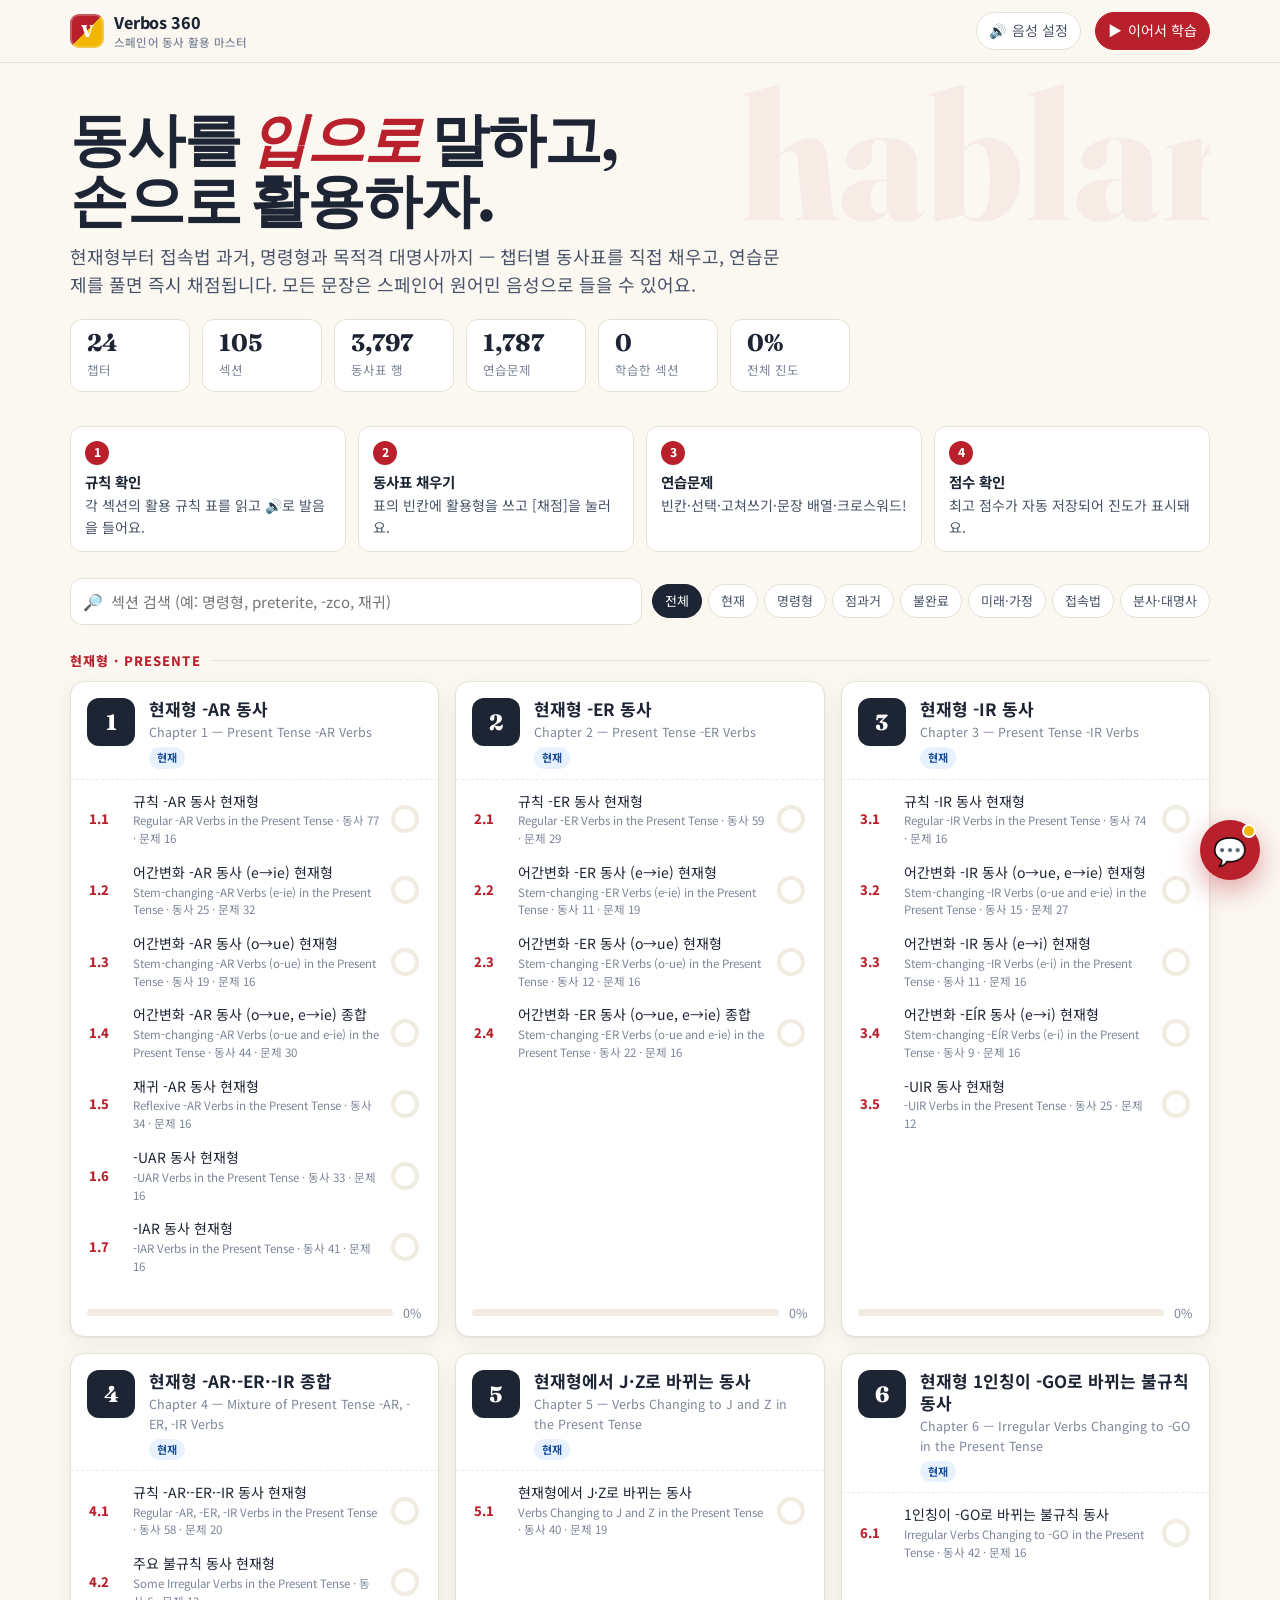
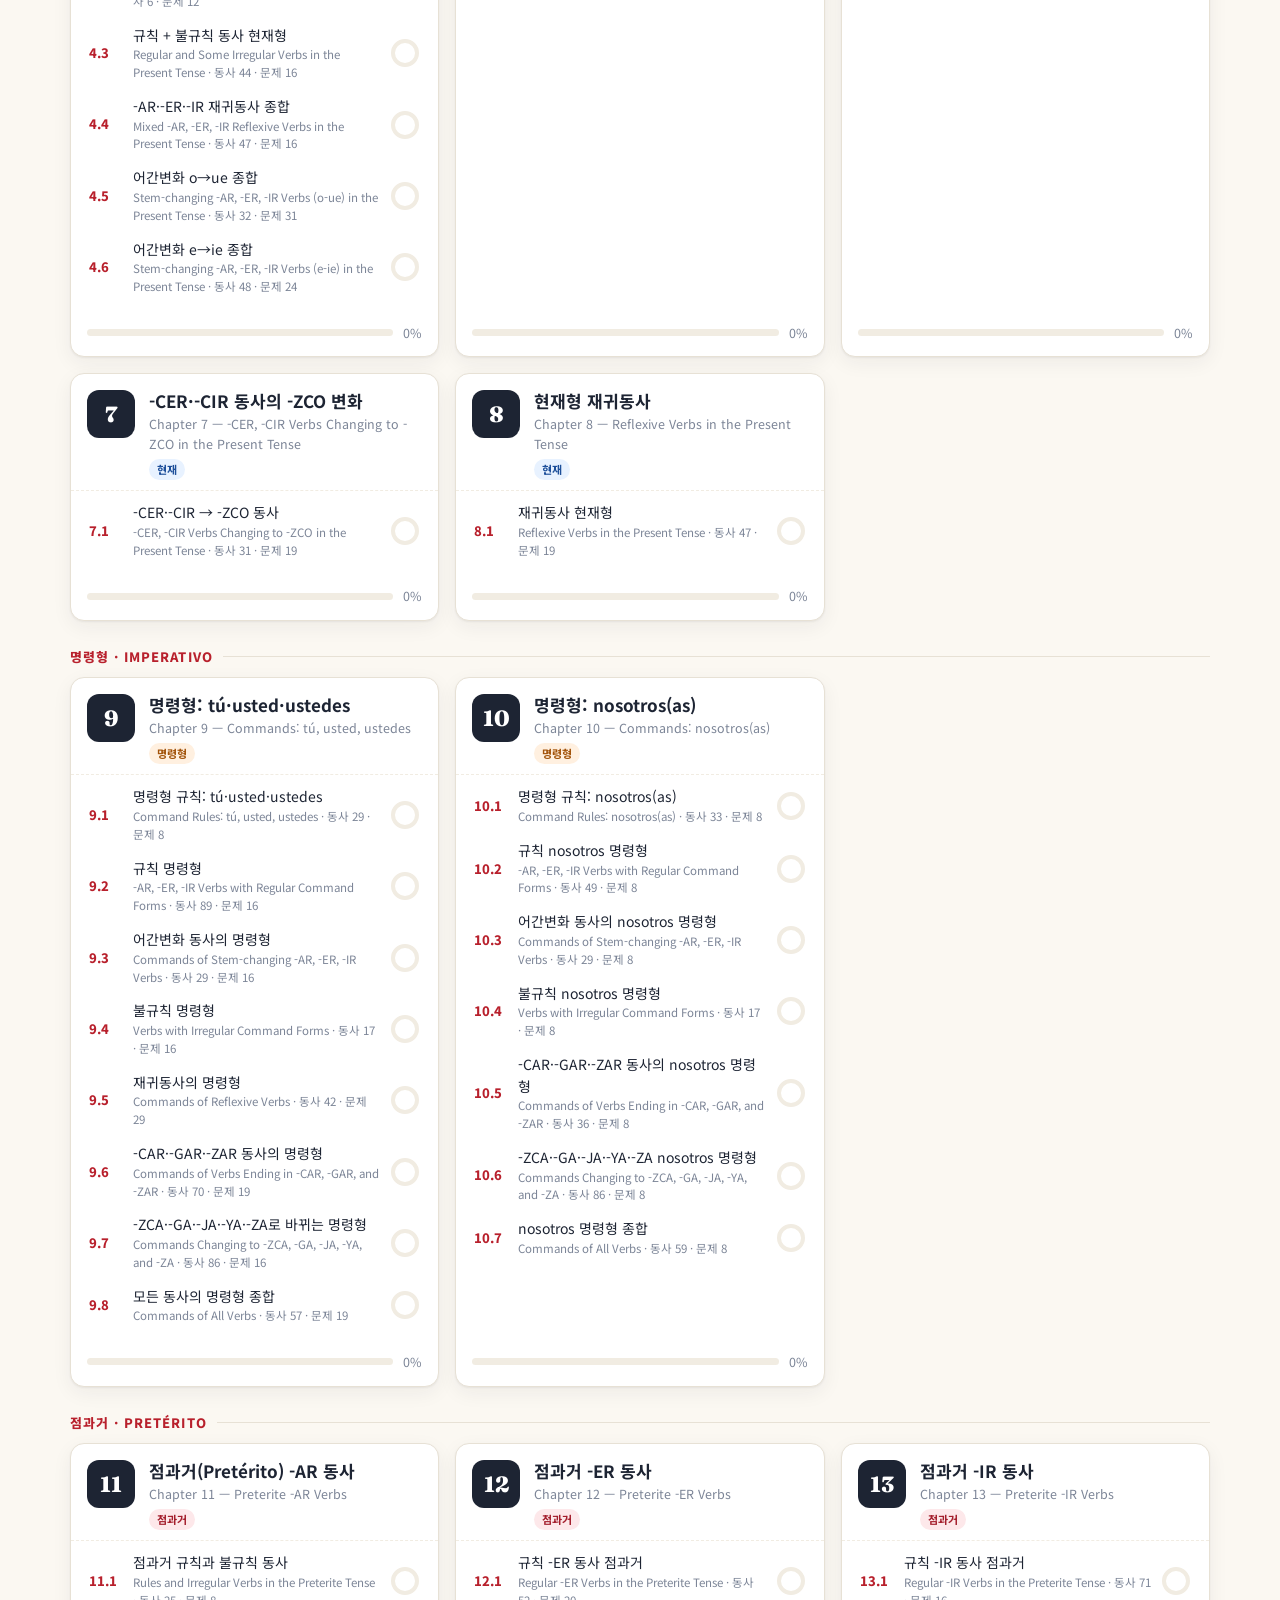
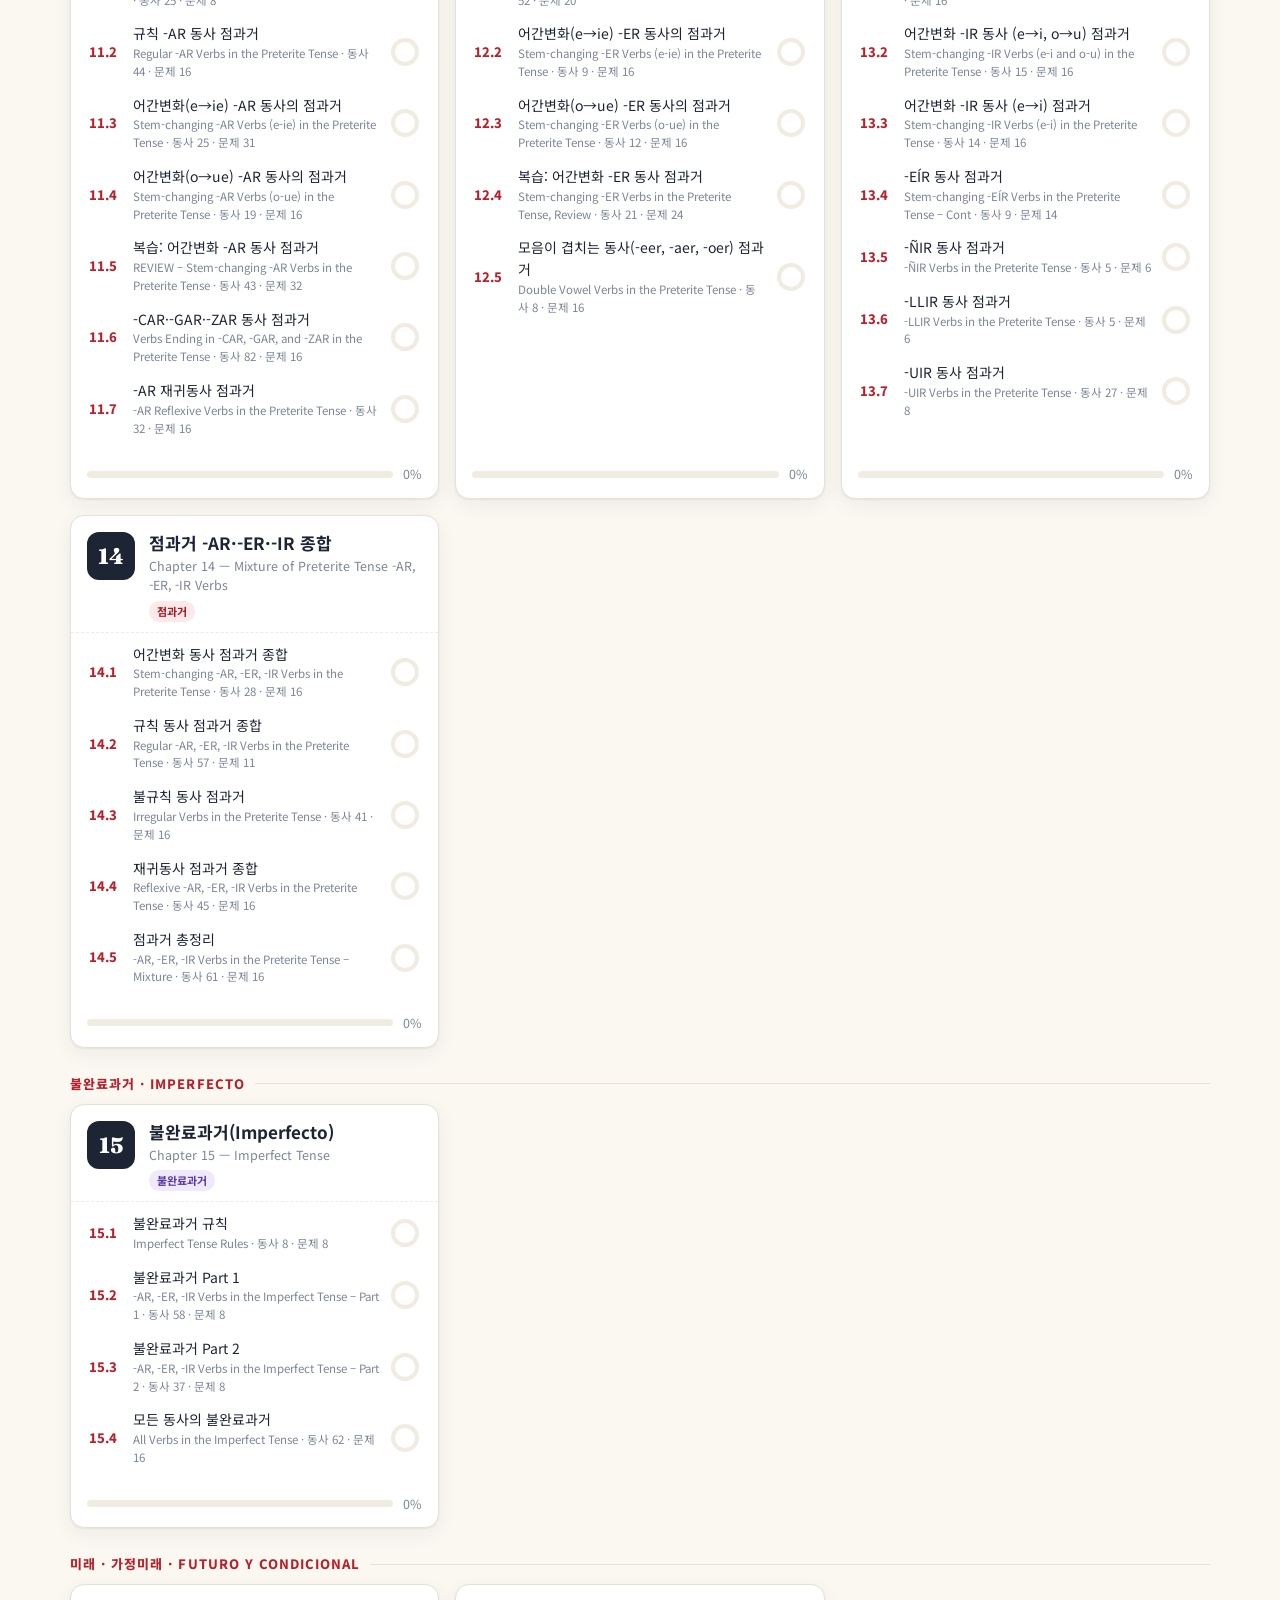
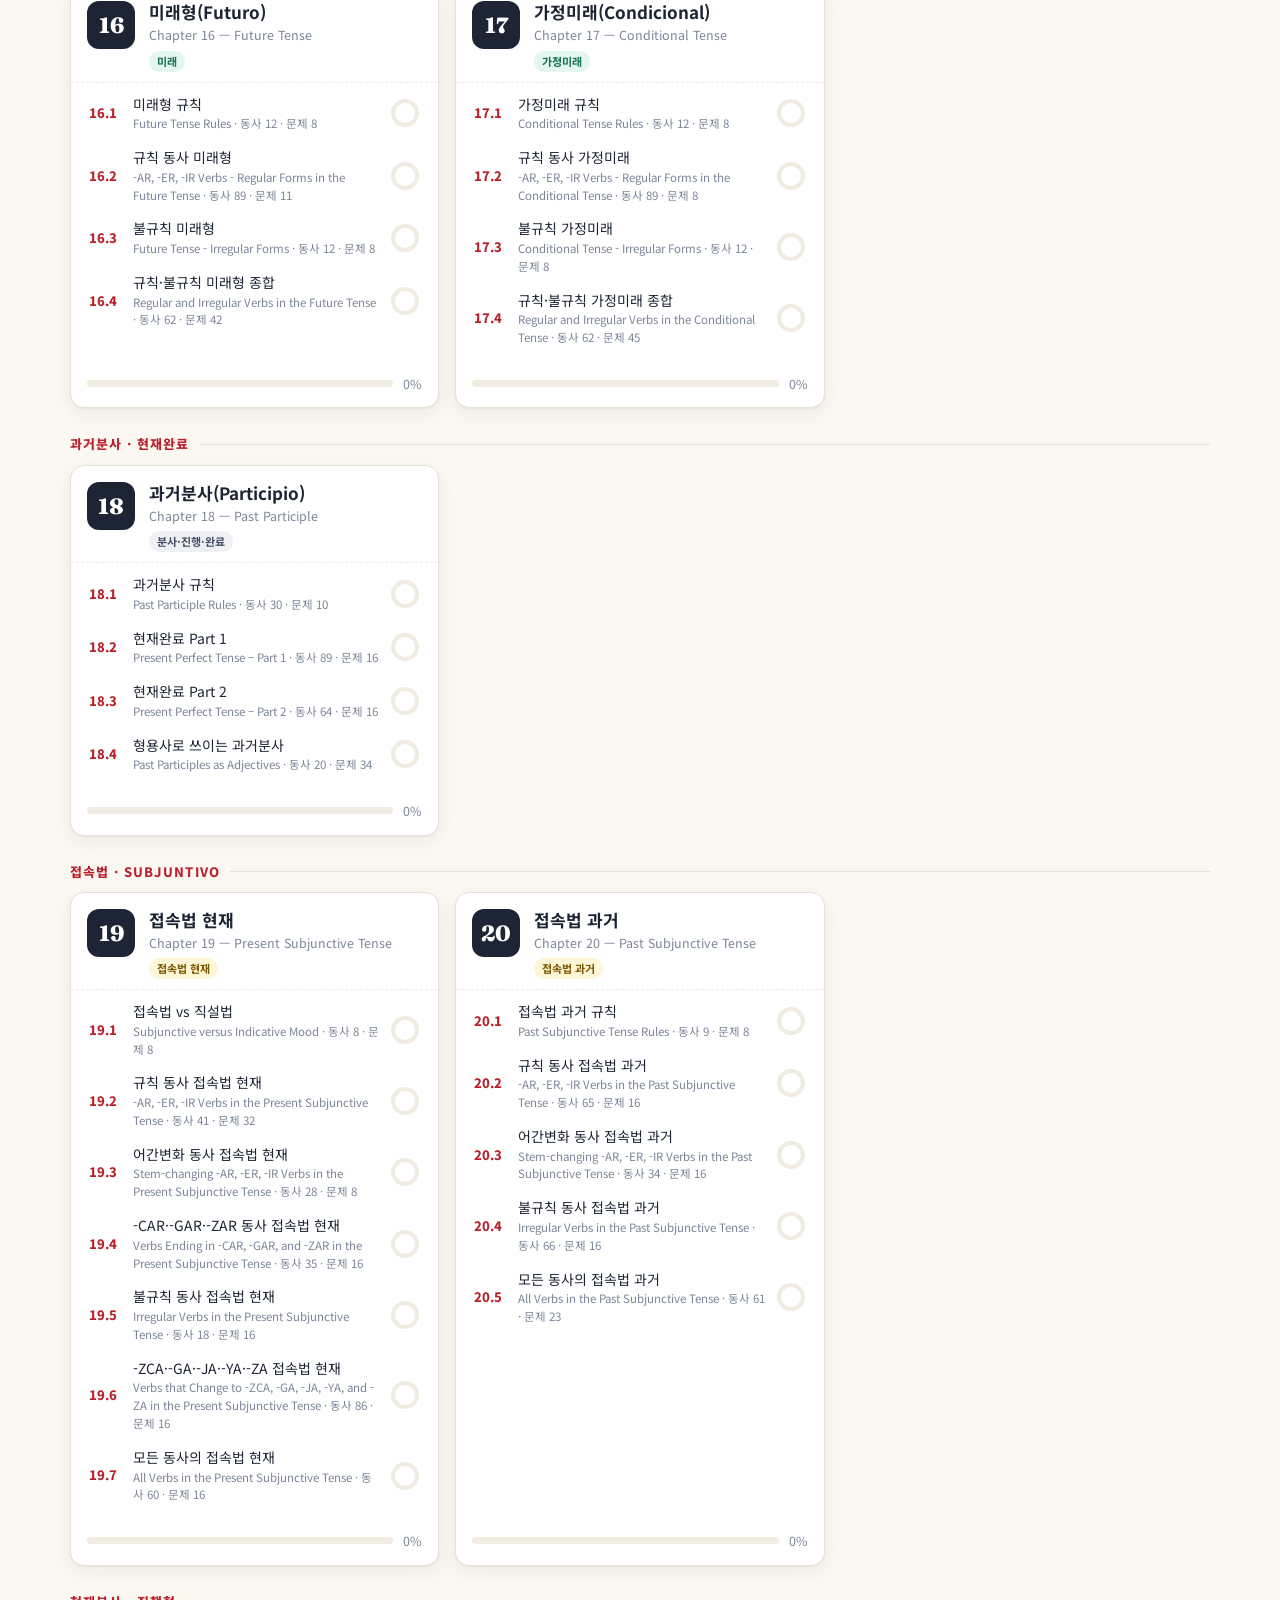
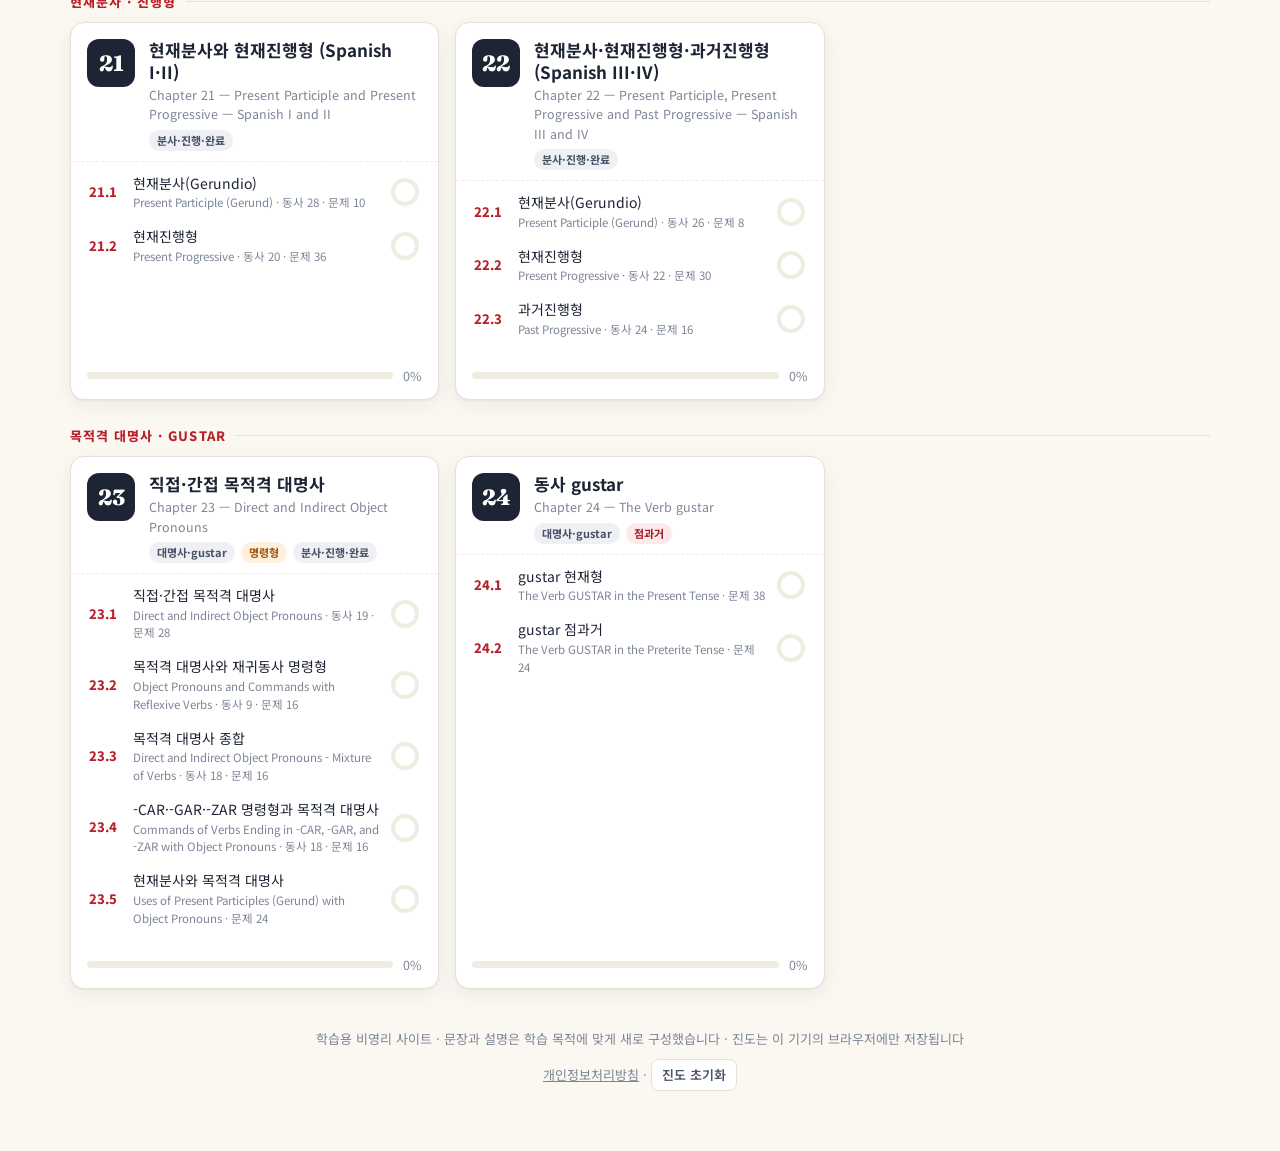
<file: index.html>
<!DOCTYPE html>
<html lang="ko">
<head>
<meta charset="utf-8">
<meta name="viewport" content="width=device-width, initial-scale=1">
<title>Verbos 360 · 스페인어 동사 활용 인터랙티브 학습</title>
<meta name="description" content="스페인어 동사 활용(현재·과거·미래·명령·접속법)을 24개 챕터, 105개 섹션의 동사표와 연습문제로 익히는 인터랙티브 학습 사이트">
<link rel="preconnect" href="https://fonts.googleapis.com">
<link rel="preconnect" href="https://fonts.gstatic.com" crossorigin>
<link href="https://fonts.googleapis.com/css2?family=Fraunces:ital,opsz,wght@0,9..144,600;0,9..144,800;1,9..144,700&family=Noto+Sans+KR:wght@400;500;700;800&display=swap" rel="stylesheet">
<link rel="icon" href="favicon.svg" type="image/svg+xml">
<link rel="manifest" href="manifest.webmanifest">
<meta name="theme-color" content="#b8202c">
<meta name="apple-mobile-web-app-capable" content="yes">
<meta name="mobile-web-app-capable" content="yes">
<meta name="apple-mobile-web-app-title" content="Verbos 360">
<meta name="apple-mobile-web-app-status-bar-style" content="default">
<link rel="apple-touch-icon" href="icons/apple-touch-icon.png">

<link rel="stylesheet" href="css/style.css">
</head>
<body>
<header class="topbar">
  <div class="wrap">
    <a class="brand" href="index.html"><span class="brand-mark">V</span><span>Verbos 360<small>스페인어 동사 활용 마스터</small></span></a>
    <span class="spacer"></span>
    <button class="tb-btn" data-voice-toggle>🔊 <span class="lbl">음성 설정</span></button>
    <a class="tb-btn primary" id="continue" href="chapter.html?ch=1">▶ <span class="lbl">이어서 학습</span></a>
  </div>
</header>

<main class="wrap">
  <section class="hero">
    <div class="hero-deco">hablar</div>
    <h1>동사를 <em>입으로</em> 말하고,<br>손으로 활용하자.</h1>
    <p class="lead">현재형부터 접속법 과거, 명령형과 목적격 대명사까지 — 챕터별 동사표를 직접 채우고, 연습문제를 풀면 즉시 채점됩니다. 모든 문장은 스페인어 원어민 음성으로 들을 수 있어요.</p>
    <div class="hero-stats" id="stats"></div>
  </section>

  <div class="howto">
    <div><i>1</i><b>규칙 확인</b>각 섹션의 활용 규칙 표를 읽고 🔊로 발음을 들어요.</div>
    <div><i>2</i><b>동사표 채우기</b>표의 빈칸에 활용형을 쓰고 [채점]을 눌러요.</div>
    <div><i>3</i><b>연습문제</b>빈칸·선택·고쳐쓰기·문장 배열·크로스워드!</div>
    <div><i>4</i><b>점수 확인</b>최고 점수가 자동 저장되어 진도가 표시돼요.</div>
  </div>

  <div class="toolbar">
    <label class="search">🔎 <input id="q" placeholder="섹션 검색 (예: 명령형, preterite, -zco, 재귀)"></label>
    <div class="filter-chips" id="chips"></div>
  </div>

  <div id="chapters"></div>
</main>
<footer class="site">
  학습용 비영리 사이트 · 문장과 설명은 학습 목적에 맞게 새로 구성했습니다 · 진도는 이 기기의 브라우저에만 저장됩니다
  <br><a href="privacy.html">개인정보처리방침</a> · <button class="btn sm" id="reset" style="margin-top:10px">진도 초기화</button>
</footer>

<script src="data/book.js"></script>
<script src="js/common.js"></script>
<script src="js/config.js"></script>
<script src="js/chatbot.js" defer></script>
<script src="js/pwa.js" defer></script>
<script src="js/index.js"></script>
</body>
</html>
</file>
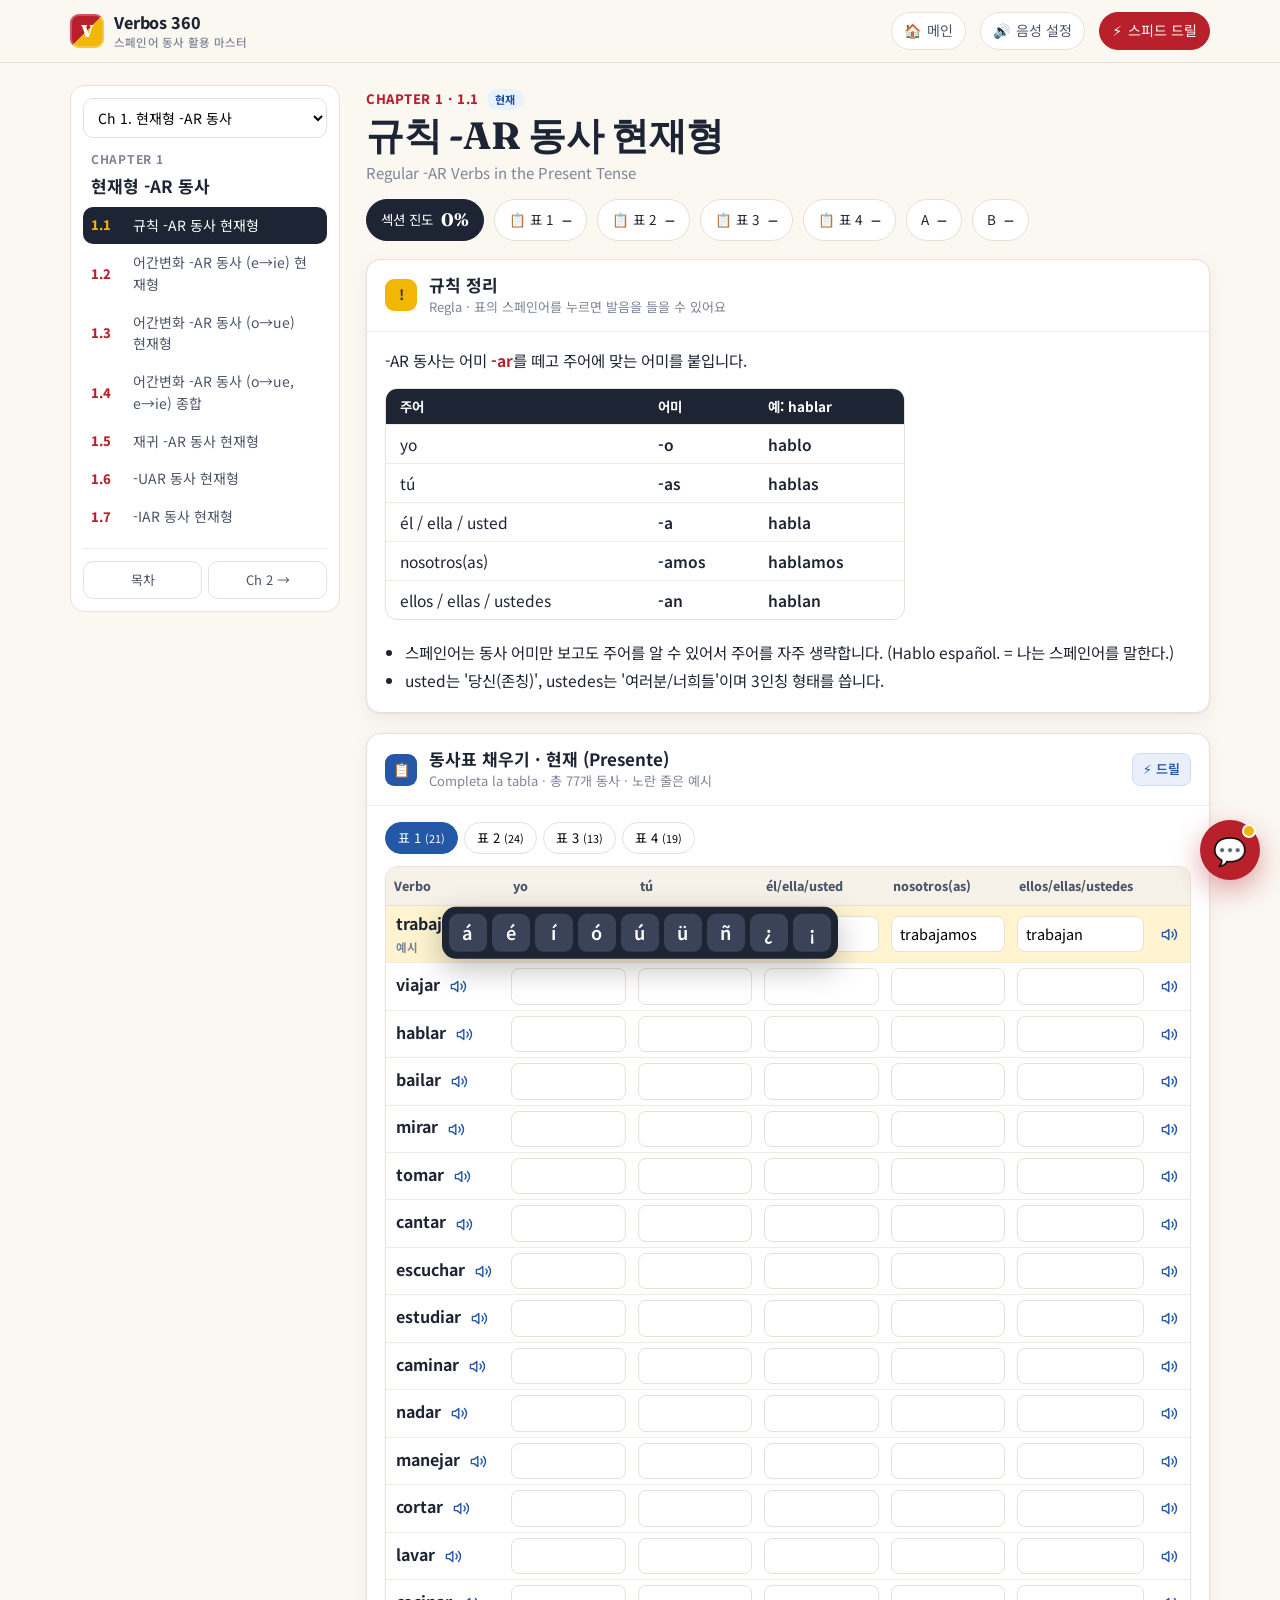
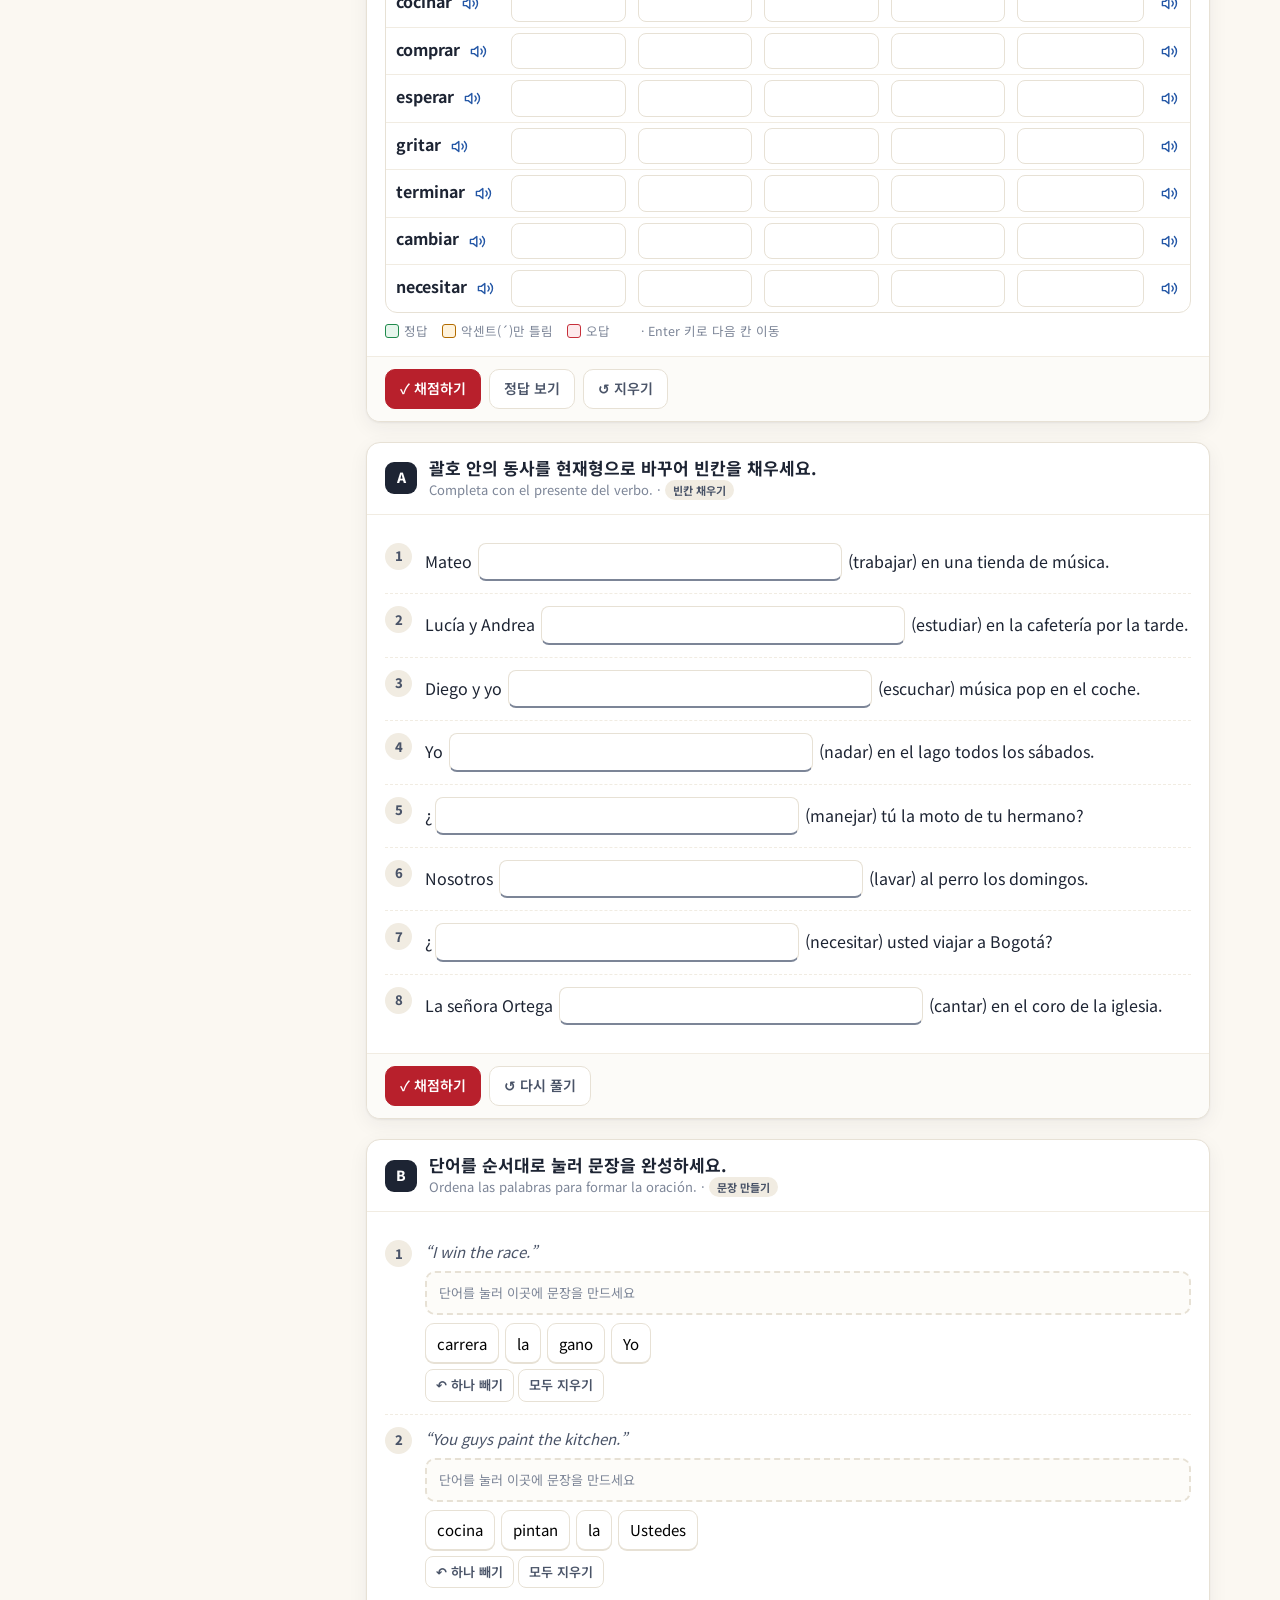
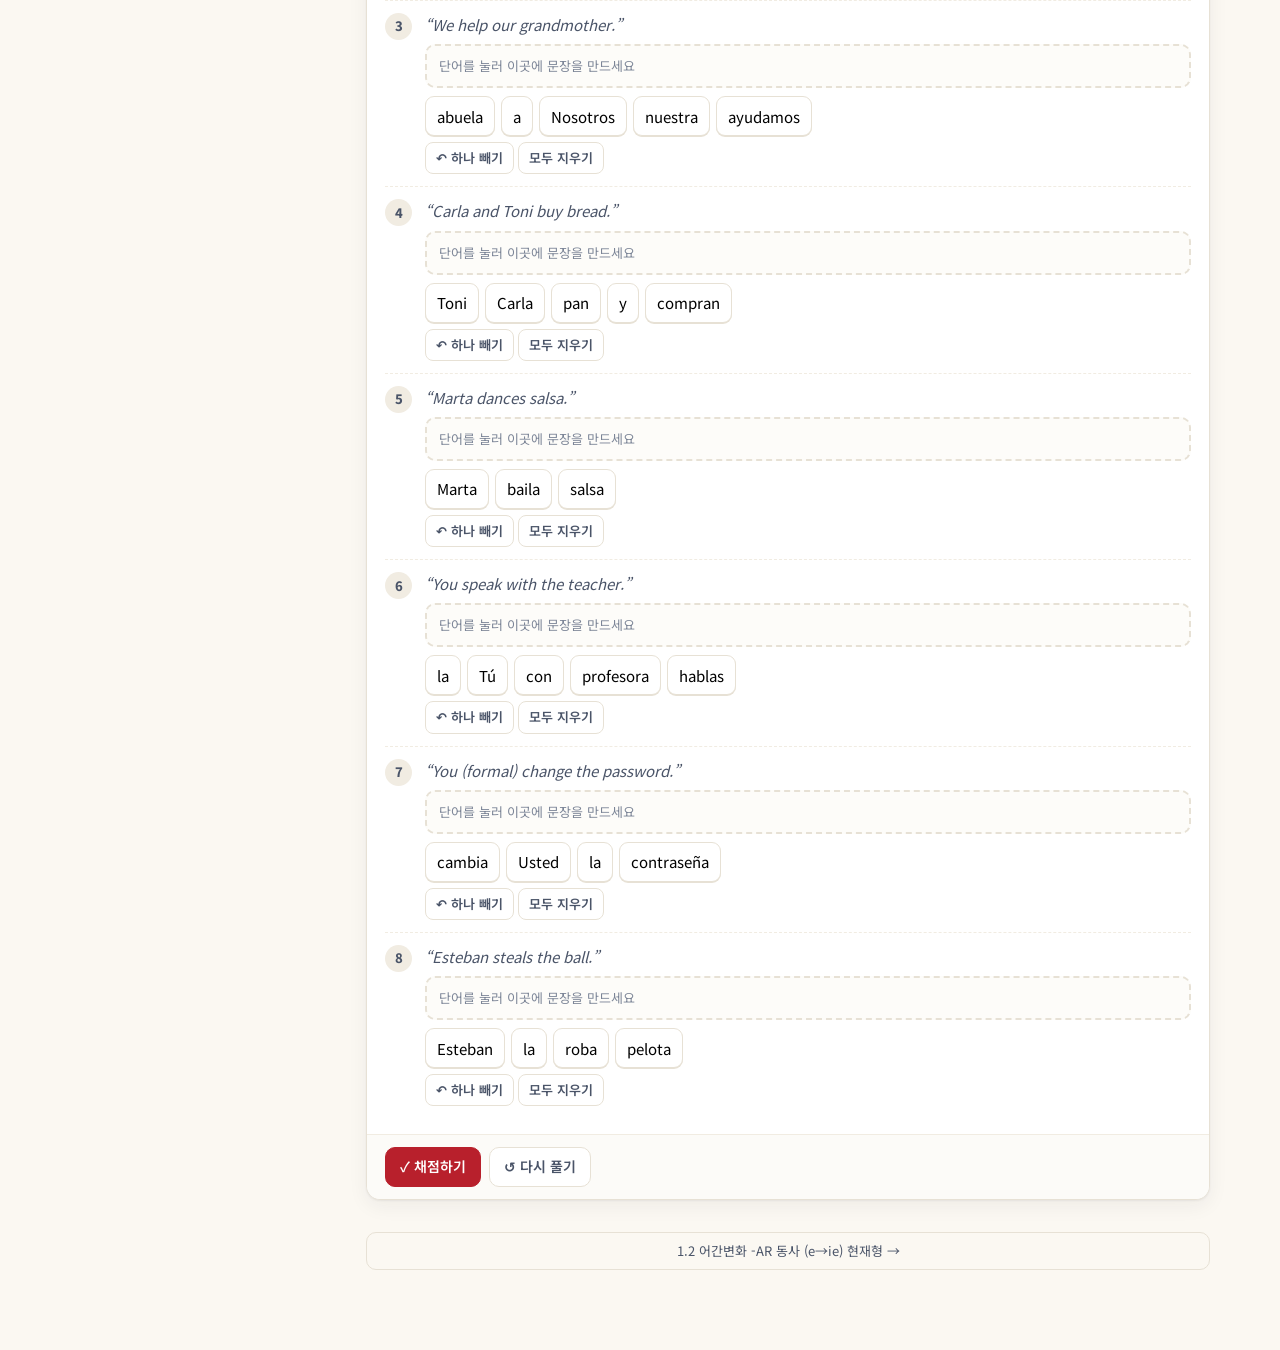
<file: chapter.html>
<!DOCTYPE html>
<html lang="ko">
<head>
<meta charset="utf-8">
<meta name="viewport" content="width=device-width, initial-scale=1">
<title>Verbos 360 · 챕터</title>
<link rel="preconnect" href="https://fonts.googleapis.com">
<link rel="preconnect" href="https://fonts.gstatic.com" crossorigin>
<link href="https://fonts.googleapis.com/css2?family=Fraunces:ital,opsz,wght@0,9..144,600;0,9..144,800;1,9..144,700&family=Noto+Sans+KR:wght@400;500;700;800&display=swap" rel="stylesheet">
<link rel="icon" href="favicon.svg" type="image/svg+xml">
<link rel="manifest" href="manifest.webmanifest">
<meta name="theme-color" content="#b8202c">
<meta name="apple-mobile-web-app-capable" content="yes">
<meta name="mobile-web-app-capable" content="yes">
<meta name="apple-mobile-web-app-title" content="Verbos 360">
<meta name="apple-mobile-web-app-status-bar-style" content="default">
<link rel="apple-touch-icon" href="icons/apple-touch-icon.png">

<link rel="stylesheet" href="css/style.css">
</head>
<body>
<header class="topbar">
  <div class="wrap">
    <a class="brand" href="index.html"><span class="brand-mark">V</span><span>Verbos 360<small>스페인어 동사 활용 마스터</small></span></a>
    <span class="spacer"></span>
    <a class="tb-btn" href="index.html">🏠 <span class="lbl">메인</span></a>
    <button class="tb-btn" data-voice-toggle>🔊 <span class="lbl">음성 설정</span></button>
    <button class="tb-btn primary" id="drill-open">⚡ <span class="lbl">스피드 드릴</span></button>
  </div>
</header>
<div class="wrap layout">
  <nav class="sidenav" id="sidenav"></nav>
  <main id="main"></main>
</div>

<div class="modal-bg" id="drill">
  <div class="modal">
    <button class="x" id="drill-x" aria-label="닫기">×</button>
    <h3 style="margin:0">⚡ 스피드 드릴</h3>
    <div class="empty-note">이 섹션의 동사표에서 무작위로 출제됩니다. Enter로 제출!</div>
    <div class="drill-q"><div class="pr" id="d-pr"></div><div class="vb" id="d-vb"></div><span class="tn" id="d-tn"></span></div>
    <input class="drill-in" id="d-in" autocomplete="off" autocapitalize="off" spellcheck="false">
    <div class="drill-fb" id="d-fb"></div>
    <div class="drill-stats"><div>정답 <b id="d-ok">0</b></div><div>시도 <b id="d-n">0</b></div><div>연속 <b id="d-st">0</b></div></div>
  </div>
</div>

<script src="data/book.js"></script>
<script src="js/common.js"></script>
<script src="js/config.js"></script>
<script src="js/chatbot.js" defer></script>
<script src="js/pwa.js" defer></script>
<script>
  (function () {
    const p = new URLSearchParams(location.search);
    const ch = Math.max(1, Math.min(24, parseInt(p.get('ch') || '1', 10) || 1));
    const s = document.createElement('script');
    s.src = 'data/ch' + String(ch).padStart(2, '0') + '.js';
    s.onload = () => { const j = document.createElement('script'); j.src = 'js/chapter.js'; document.body.appendChild(j); };
    s.onerror = () => { document.getElementById('main').innerHTML = '<p>챕터 데이터를 불러오지 못했어요.</p>'; };
    document.body.appendChild(s);
  })();
</script>
</body>
</html>
</file>
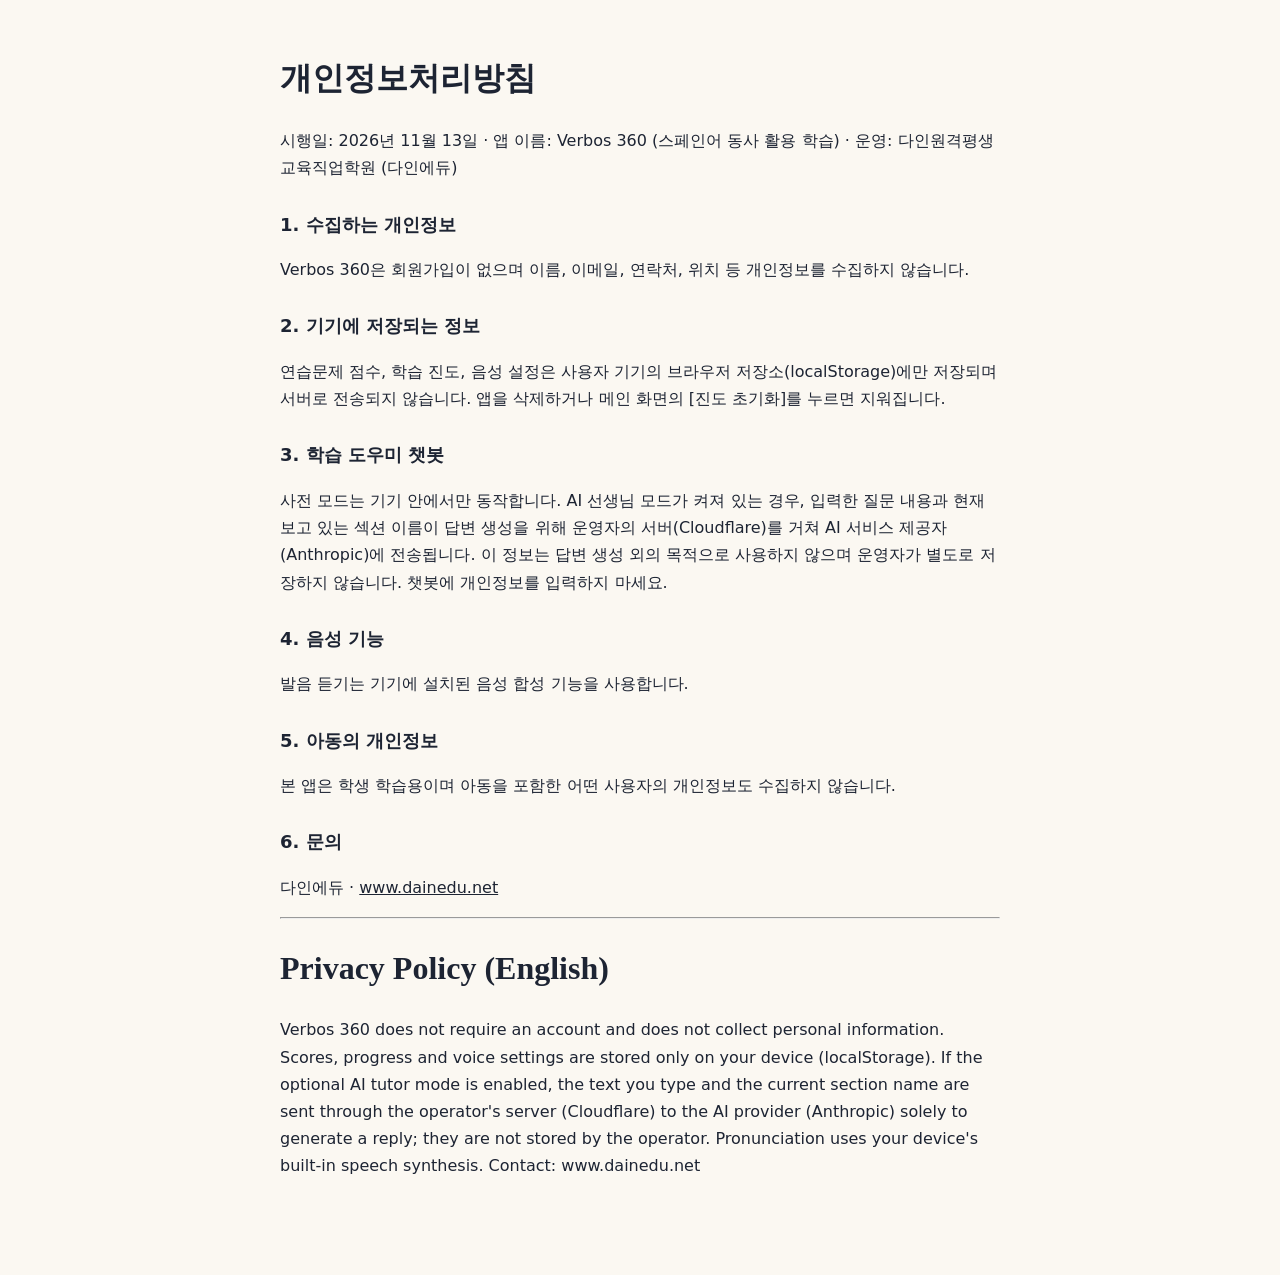
<file: privacy.html>
<!DOCTYPE html>
<html lang="ko"><head><meta charset="utf-8"><meta name="viewport" content="width=device-width, initial-scale=1">
<title>Verbos 360 · 개인정보처리방침 / Privacy Policy</title><link rel="icon" href="favicon.svg"><link rel="stylesheet" href="css/style.css">
<style>main{max-width:760px;margin:0 auto;padding:30px 20px 80px;line-height:1.7}h1{font-family:var(--serif)}h2{font-size:18px;margin-top:28px}</style></head>
<body><main>
<h1>개인정보처리방침</h1>
<p>시행일: 2026년 11월 13일 · 앱 이름: Verbos 360 (스페인어 동사 활용 학습) · 운영: 다인원격평생교육직업학원 (다인에듀)</p>
<h2>1. 수집하는 개인정보</h2>
<p>Verbos 360은 회원가입이 없으며 이름, 이메일, 연락처, 위치 등 개인정보를 수집하지 않습니다.</p>
<h2>2. 기기에 저장되는 정보</h2>
<p>연습문제 점수, 학습 진도, 음성 설정은 사용자 기기의 브라우저 저장소(localStorage)에만 저장되며 서버로 전송되지 않습니다. 앱을 삭제하거나 메인 화면의 [진도 초기화]를 누르면 지워집니다.</p>
<h2>3. 학습 도우미 챗봇</h2>
<p>사전 모드는 기기 안에서만 동작합니다. AI 선생님 모드가 켜져 있는 경우, 입력한 질문 내용과 현재 보고 있는 섹션 이름이 답변 생성을 위해 운영자의 서버(Cloudflare)를 거쳐 AI 서비스 제공자(Anthropic)에 전송됩니다. 이 정보는 답변 생성 외의 목적으로 사용하지 않으며 운영자가 별도로 저장하지 않습니다. 챗봇에 개인정보를 입력하지 마세요.</p>
<h2>4. 음성 기능</h2>
<p>발음 듣기는 기기에 설치된 음성 합성 기능을 사용합니다.</p>
<h2>5. 아동의 개인정보</h2>
<p>본 앱은 학생 학습용이며 아동을 포함한 어떤 사용자의 개인정보도 수집하지 않습니다.</p>
<h2>6. 문의</h2>
<p>다인에듀 · <a href="https://www.dainedu.net">www.dainedu.net</a></p>
<hr>
<h1>Privacy Policy (English)</h1>
<p>Verbos 360 does not require an account and does not collect personal information. Scores, progress and voice settings are stored only on your device (localStorage). If the optional AI tutor mode is enabled, the text you type and the current section name are sent through the operator's server (Cloudflare) to the AI provider (Anthropic) solely to generate a reply; they are not stored by the operator. Pronunciation uses your device's built-in speech synthesis. Contact: www.dainedu.net</p>
</main></body></html>
</file>
<file: css/style.css>
:root{
  --rojo:#b8202c; --rojo-d:#8e1620; --oro:#f2b705; --oro-l:#fff4cf;
  --ink:#1d2433; --ink-2:#4a5468; --ink-3:#7c8597;
  --bg:#fbf8f2; --card:#ffffff; --line:#e7e1d5; --line-2:#f1ece2;
  --ok:#1f8a4c; --ok-bg:#e6f6ec; --bad:#c62f3a; --bad-bg:#fdeaec; --warn:#b26b00; --warn-bg:#fff3dc;
  --blue:#2457a6; --blue-bg:#e9f0fb;
  --r:14px; --shadow:0 1px 2px rgba(29,36,51,.06),0 6px 20px rgba(29,36,51,.06);
  --serif:"Fraunces","Noto Serif KR",Georgia,serif;
  --sans:"Pretendard","Noto Sans KR",system-ui,-apple-system,"Segoe UI",sans-serif;
}
*{box-sizing:border-box}
html{scroll-behavior:smooth}
body{margin:0;font-family:var(--sans);color:var(--ink);background:var(--bg);line-height:1.55;font-size:16px;-webkit-font-smoothing:antialiased}
a{color:inherit}
button{font:inherit;cursor:pointer}
input,select{font:inherit}
.wrap{max-width:1180px;margin:0 auto;padding:0 20px}

/* ---------- top bar ---------- */
.topbar{position:sticky;top:0;z-index:40;background:rgba(251,248,242,.92);backdrop-filter:blur(8px);border-bottom:1px solid var(--line)}
.topbar .wrap{display:flex;align-items:center;gap:14px;height:62px}
.brand{display:flex;align-items:center;gap:10px;text-decoration:none;font-weight:800;letter-spacing:-.01em}
.brand-mark{width:34px;height:34px;border-radius:9px;background:linear-gradient(135deg,var(--rojo) 0 50%,var(--oro) 50% 100%);display:grid;place-items:center;color:#fff;font-family:var(--serif);font-weight:800;font-size:17px;box-shadow:inset 0 0 0 2px rgba(255,255,255,.25)}
.brand small{display:block;font-weight:500;font-size:11.5px;color:var(--ink-3);letter-spacing:.02em}
.spacer{flex:1}
.tb-btn{display:inline-flex;align-items:center;gap:6px;border:1px solid var(--line);background:var(--card);padding:7px 12px;border-radius:999px;font-size:14px;color:var(--ink-2);text-decoration:none;white-space:nowrap}
.tb-btn:hover{border-color:var(--ink-3);color:var(--ink)}
.tb-btn.primary{background:var(--rojo);border-color:var(--rojo);color:#fff}
.tb-btn.primary:hover{background:var(--rojo-d)}

/* ---------- voice panel ---------- */
.voice-panel{position:fixed;right:16px;top:70px;z-index:60;width:min(380px,calc(100vw - 32px));background:var(--card);border:1px solid var(--line);border-radius:var(--r);box-shadow:0 18px 50px rgba(0,0,0,.18);padding:18px;display:none}
.voice-panel.open{display:block}
.voice-panel h3{margin:0 0 4px;font-size:16px}
.voice-panel p.note{margin:0 0 12px;font-size:13px;color:var(--ink-3)}
.voice-panel label{display:block;font-size:13px;font-weight:700;color:var(--ink-2);margin:12px 0 5px}
.voice-panel select,.voice-panel input[type=range]{width:100%}
.voice-panel select{padding:8px 10px;border:1px solid var(--line);border-radius:10px;background:#fff}
.seg{display:flex;gap:6px;flex-wrap:wrap}
.seg button{border:1px solid var(--line);background:#fff;border-radius:999px;padding:6px 12px;font-size:13px}
.seg button.on{background:var(--ink);border-color:var(--ink);color:#fff}
.voice-quality{font-size:12px;padding:8px 10px;border-radius:10px;margin-top:10px;background:var(--oro-l);color:#6b4e00}
.voice-quality.good{background:var(--ok-bg);color:var(--ok)}

/* ---------- hero ---------- */
.hero{padding:46px 0 26px;position:relative;overflow:hidden}
.hero h1{font-family:var(--serif);font-size:clamp(34px,5vw,58px);line-height:1.05;margin:0 0 12px;letter-spacing:-.02em;font-weight:800}
.hero h1 em{font-style:italic;color:var(--rojo)}
.hero p.lead{font-size:18px;color:var(--ink-2);max-width:720px;margin:0 0 20px}
.hero-stats{display:flex;gap:12px;flex-wrap:wrap;margin:16px 0 0}
.stat{background:var(--card);border:1px solid var(--line);border-radius:12px;padding:10px 16px;min-width:120px}
.stat b{display:block;font-size:24px;font-family:var(--serif);line-height:1.1}
.stat span{font-size:12.5px;color:var(--ink-3)}
.hero-deco{position:absolute;right:-30px;top:20px;font-family:var(--serif);font-size:180px;font-weight:800;color:rgba(184,32,44,.06);line-height:.8;pointer-events:none;user-select:none;white-space:nowrap}

.howto{display:grid;grid-template-columns:repeat(4,1fr);gap:12px;margin:8px 0 26px}
.howto div{background:var(--card);border:1px solid var(--line);border-radius:12px;padding:14px 14px 12px;font-size:14px;color:var(--ink-2)}
.howto b{display:block;color:var(--ink);font-size:14.5px;margin-bottom:2px}
.howto i{font-style:normal;display:inline-grid;place-items:center;width:24px;height:24px;border-radius:50%;background:var(--rojo);color:#fff;font-size:12px;font-weight:800;margin-bottom:6px}

.toolbar{display:flex;gap:10px;align-items:center;flex-wrap:wrap;margin:6px 0 16px}
.search{flex:1;min-width:220px;display:flex;align-items:center;gap:8px;background:var(--card);border:1px solid var(--line);border-radius:12px;padding:0 12px}
.search input{border:0;outline:0;background:transparent;padding:11px 0;width:100%;font-size:15px}
.filter-chips{display:flex;gap:6px;flex-wrap:wrap}
.chip{border:1px solid var(--line);background:var(--card);border-radius:999px;padding:6px 12px;font-size:13px;color:var(--ink-2)}
.chip.on{background:var(--ink);color:#fff;border-color:var(--ink)}

.group-title{font-size:13px;font-weight:800;letter-spacing:.08em;text-transform:uppercase;color:var(--rojo);margin:26px 0 10px;display:flex;align-items:center;gap:10px}
.group-title::after{content:"";flex:1;height:1px;background:var(--line)}
.chapters{display:grid;grid-template-columns:repeat(auto-fill,minmax(340px,1fr));gap:16px}
.ch-card{background:var(--card);border:1px solid var(--line);border-radius:var(--r);box-shadow:var(--shadow);display:flex;flex-direction:column;overflow:hidden;transition:transform .15s,box-shadow .15s}
.ch-card:hover{transform:translateY(-2px);box-shadow:0 2px 4px rgba(29,36,51,.06),0 14px 30px rgba(29,36,51,.10)}
.ch-head{display:flex;gap:14px;padding:16px 16px 10px;text-decoration:none;align-items:flex-start}
.ch-num{flex:none;width:48px;height:48px;border-radius:12px;background:var(--ink);color:#fff;display:grid;place-items:center;font-family:var(--serif);font-weight:800;font-size:22px}
.ch-head h3{margin:0;font-size:17px;line-height:1.3}
.ch-head .en{font-size:12.5px;color:var(--ink-3);margin-top:2px}
.ch-tags{display:flex;gap:6px;flex-wrap:wrap;margin-top:6px}
.tag{font-size:11px;font-weight:700;padding:2px 8px;border-radius:999px;background:var(--line-2);color:var(--ink-2)}
.tag.t-pres{background:#e8f2ff;color:#1d4f9a}.tag.t-cmd{background:#fff0e0;color:#a2530a}.tag.t-pret{background:#fde8ea;color:#a31d2b}
.tag.t-impf{background:#efe9fb;color:#5b3aa6}.tag.t-fut{background:#e3f6ef;color:#167152}.tag.t-subj{background:#fff6d8;color:#7a5a00}.tag.t-etc{background:#eef0f3;color:#465066}
.sec-list{list-style:none;margin:0;padding:4px 10px 10px;border-top:1px dashed var(--line-2)}
.sec-list li a{display:flex;align-items:center;gap:10px;padding:7px 8px;border-radius:9px;text-decoration:none;font-size:14px}
.sec-list li a:hover{background:var(--bg)}
.sec-id{flex:none;font-variant-numeric:tabular-nums;font-weight:800;color:var(--rojo);font-size:13px;width:34px}
.sec-t{flex:1;min-width:0}
.sec-meta{font-size:11.5px;color:var(--ink-3)}
.ring{flex:none;width:30px;height:30px}
.ch-foot{margin-top:auto;padding:10px 16px 14px;display:flex;align-items:center;gap:10px}
.bar{flex:1;height:7px;border-radius:9px;background:var(--line-2);overflow:hidden}
.bar i{display:block;height:100%;background:linear-gradient(90deg,var(--oro),var(--rojo));border-radius:9px}
.ch-foot span{font-size:12.5px;color:var(--ink-3);font-variant-numeric:tabular-nums}
footer.site{padding:40px 0 60px;color:var(--ink-3);font-size:13px;text-align:center}

/* ---------- chapter layout ---------- */
.layout{display:grid;grid-template-columns:270px minmax(0,1fr);gap:26px;padding-top:22px;padding-bottom:80px}
.layout>main,.layout>nav{min-width:0}
.sidenav{position:sticky;top:80px;align-self:start;max-height:calc(100vh - 100px);overflow:auto;background:var(--card);border:1px solid var(--line);border-radius:var(--r);padding:12px}
.sidenav .ch-label{font-size:12px;color:var(--ink-3);font-weight:700;letter-spacing:.06em;text-transform:uppercase;padding:4px 8px}
.sidenav h2{font-size:17px;margin:2px 8px 10px;line-height:1.3}
.sidenav a.s{display:flex;gap:8px;align-items:center;padding:8px;border-radius:10px;text-decoration:none;font-size:14px;color:var(--ink-2)}
.sidenav a.s:hover{background:var(--bg)}
.sidenav a.s.on{background:var(--ink);color:#fff}
.sidenav a.s.on .sec-id{color:var(--oro)}
.sidenav .pct{margin-left:auto;font-size:11px;font-weight:700;color:var(--ink-3)}
.sidenav a.s.on .pct{color:#cfd5e2}
.chap-nav{display:flex;gap:6px;margin-top:12px;padding-top:12px;border-top:1px solid var(--line-2)}
.chap-nav a{flex:1;text-align:center;font-size:13px;padding:8px;border-radius:10px;border:1px solid var(--line);text-decoration:none;color:var(--ink-2)}
.chap-nav a:hover{border-color:var(--ink-3)}
.chap-select{width:100%;padding:8px 10px;border:1px solid var(--line);border-radius:10px;margin-bottom:8px;background:#fff;font-size:14px}

.sec-header{margin:0 0 18px}
.sec-header .kicker{display:inline-flex;gap:8px;align-items:center;font-size:13px;font-weight:800;color:var(--rojo);letter-spacing:.04em}
.sec-header h1{font-family:var(--serif);font-size:clamp(26px,3.4vw,38px);line-height:1.15;margin:4px 0 4px;letter-spacing:-.01em}
.sec-header .en{color:var(--ink-3);font-size:15px}
.score-strip{display:flex;gap:10px;flex-wrap:wrap;margin-top:14px}
.score-pill{display:flex;align-items:center;gap:8px;background:var(--card);border:1px solid var(--line);border-radius:999px;padding:6px 14px;font-size:13.5px}
.score-pill b{font-family:var(--serif);font-size:18px}

.card{background:var(--card);border:1px solid var(--line);border-radius:var(--r);box-shadow:var(--shadow);margin:0 0 20px;overflow:hidden}
.card-h{display:flex;align-items:center;gap:12px;padding:14px 18px;border-bottom:1px solid var(--line-2)}
.card-h .badge{flex:none;width:32px;height:32px;border-radius:9px;display:grid;place-items:center;font-weight:800;background:var(--ink);color:#fff;font-size:14px}
.card-h .badge.rule{background:var(--oro);color:#4a3600}
.card-h .badge.grid{background:var(--blue)}
.card-h h2{margin:0;font-size:17px;line-height:1.3}
.card-h .sub{font-size:13px;color:var(--ink-3);margin-top:1px}
.card-h .right{margin-left:auto;display:flex;gap:8px;align-items:center}
.card-b{padding:16px 18px}
.card-f{display:flex;gap:8px;flex-wrap:wrap;align-items:center;padding:12px 18px;border-top:1px solid var(--line-2);background:#fcfbf8}
.result{margin-left:auto;font-weight:800;font-size:15px;padding:6px 14px;border-radius:999px;display:none}
.result.show{display:inline-block}
.result.great{background:var(--ok-bg);color:var(--ok)}
.result.mid{background:var(--warn-bg);color:var(--warn)}
.result.low{background:var(--bad-bg);color:var(--bad)}
.btn{border:1px solid var(--line);background:#fff;border-radius:10px;padding:8px 14px;font-size:14px;font-weight:600;color:var(--ink-2)}
.btn:hover{border-color:var(--ink-3);color:var(--ink)}
.btn.go{background:var(--rojo);border-color:var(--rojo);color:#fff}
.btn.go:hover{background:var(--rojo-d)}
.btn.soft{background:var(--blue-bg);border-color:#cfdcf3;color:var(--blue)}
.btn.sm{padding:5px 10px;font-size:13px;border-radius:8px}

/* rule */
.rule{font-size:15.5px}
.rule p{margin:0 0 10px}
.rule ul{margin:8px 0 0;padding-left:20px}
.rule li{margin:4px 0}
.rule table{border-collapse:separate;border-spacing:0;margin:6px 0 12px;min-width:min(520px,100%);border:1px solid var(--line);border-radius:12px;overflow:hidden}
.rule th,.rule td{padding:7px 14px;border-bottom:1px solid var(--line-2);text-align:left}
.rule tr:last-child td{border-bottom:0}
.rule th{background:var(--ink);color:#fff;font-size:13.5px;font-weight:700}
.rule td:not(:first-child){font-weight:600}
.rule td.say{cursor:pointer}
.rule td.say:hover{background:var(--oro-l)}
.rule b,.rule strong{color:var(--rojo)}
.rule .tblwrap{overflow-x:auto}

/* speak */
.spk{border:0;background:transparent;width:28px;height:28px;border-radius:50%;display:inline-grid;place-items:center;color:var(--blue);flex:none;vertical-align:middle;padding:0}
.spk:hover{background:var(--blue-bg)}
.spk svg{width:17px;height:17px}
.spk.playing{background:var(--blue);color:#fff}

/* grid */
.grid-tabs{display:flex;gap:6px;flex-wrap:wrap;margin-bottom:12px}
.grid-tabs button{border:1px solid var(--line);background:#fff;border-radius:999px;padding:5px 12px;font-size:13px}
.grid-tabs button.on{background:var(--blue);border-color:var(--blue);color:#fff}
.vgrid-wrap{overflow-x:auto;border:1px solid var(--line);border-radius:12px}
table.vgrid{border-collapse:collapse;width:100%;min-width:760px}
table.vgrid th{position:sticky;top:0;background:#f6f2ea;font-size:12.5px;font-weight:800;color:var(--ink-2);padding:9px 8px;text-align:left;border-bottom:1px solid var(--line)}
table.vgrid td{padding:5px 6px;border-bottom:1px solid var(--line-2)}
table.vgrid tr:last-child td{border-bottom:0}
table.vgrid td.vb{white-space:nowrap;font-weight:700;padding-left:10px}
table.vgrid td.vb .star{color:var(--rojo)}
table.vgrid tr.example td{background:var(--oro-l)}
.cell{width:100%;min-width:104px;border:1px solid var(--line);border-radius:8px;padding:6px 8px;font-size:14.5px;background:#fff;outline:none}
.cell:focus{border-color:var(--blue);box-shadow:0 0 0 3px rgba(36,87,166,.15)}
.cell.ok,.inp.ok{border-color:var(--ok);background:var(--ok-bg)}
.cell.bad,.inp.bad{border-color:var(--bad);background:var(--bad-bg)}
.cell.acc,.inp.acc{border-color:var(--warn);background:var(--warn-bg)}
.cell.na{background:repeating-linear-gradient(45deg,#f4f1ea,#f4f1ea 6px,#ece7dc 6px,#ece7dc 12px);border-style:dashed;color:var(--ink-3);text-align:center}
.fix-tip{display:block;font-size:12px;color:var(--bad);margin-top:2px;font-weight:600}
.fix-tip.acc{color:var(--warn)}

/* exercises */
ol.items{margin:0;padding:0;list-style:none;counter-reset:it}
ol.items>li{counter-increment:it;position:relative;padding:12px 0 12px 40px;border-bottom:1px dashed var(--line-2)}
ol.items>li:last-child{border-bottom:0}
ol.items>li::before{content:counter(it);position:absolute;left:0;top:12px;width:27px;height:27px;border-radius:50%;background:var(--line-2);color:var(--ink-2);font-weight:800;font-size:13px;display:grid;place-items:center}
ol.items>li.ok::before{background:var(--ok);color:#fff;content:"✓"}
ol.items>li.bad::before{background:var(--bad);color:#fff;content:"✗"}
.q{font-size:16px;line-height:1.9}
.inp{border:1px solid var(--line);border-bottom:2px solid var(--ink-3);border-radius:8px;padding:3px 8px;font-size:15.5px;min-width:130px;background:#fff;outline:none;margin:0 2px}
.inp:focus{border-color:var(--blue);box-shadow:0 0 0 3px rgba(36,87,166,.15)}
.inp.wide{width:100%;margin:6px 0 0}
.feedback{font-size:13.5px;margin-top:6px;display:none;align-items:center;gap:6px;flex-wrap:wrap}
.feedback.show{display:flex}
.feedback .ans{background:var(--ok-bg);color:var(--ok);padding:2px 10px;border-radius:8px;font-weight:700}
.feedback .warn{color:var(--warn);font-weight:700}
.opts{display:flex;gap:8px;flex-wrap:wrap;margin-top:6px}
.opt{border:1.5px solid var(--line);background:#fff;border-radius:10px;padding:7px 14px;font-size:15px}
.opt:hover{border-color:var(--ink-3)}
.opt.sel{border-color:var(--blue);background:var(--blue-bg);color:var(--blue);font-weight:700}
.opt.right{border-color:var(--ok);background:var(--ok-bg);color:var(--ok);font-weight:700}
.opt.wrong{border-color:var(--bad);background:var(--bad-bg);color:var(--bad);text-decoration:line-through}
.prompt-en{font-size:15px;color:var(--ink-2);font-style:italic}
.tiles{display:flex;gap:6px;flex-wrap:wrap;margin-top:8px;min-height:40px}
.tile{border:1px solid var(--line);background:#fff;border-radius:9px;padding:6px 11px;font-size:15px;box-shadow:0 1px 0 var(--line)}
.tile:hover{border-color:var(--blue)}
.tile.used{visibility:hidden}
.answer-line{min-height:44px;border:2px dashed var(--line);border-radius:10px;padding:6px;display:flex;gap:6px;flex-wrap:wrap;align-items:center;margin-top:8px;background:#fdfcf9}
.answer-line:empty::before{content:"단어를 눌러 이곳에 문장을 만드세요";color:var(--ink-3);font-size:13px;padding:0 6px}
.answer-line .tile{background:var(--blue-bg);border-color:#cfdcf3}
.match-row{display:flex;align-items:center;gap:10px;flex-wrap:wrap}
.match-row .l{font-weight:700;min-width:160px}
.match-row select{padding:7px 10px;border:1px solid var(--line);border-radius:9px;min-width:240px;background:#fff;font-size:14.5px}
.match-row select.ok{border-color:var(--ok);background:var(--ok-bg)}
.match-row select.bad{border-color:var(--bad);background:var(--bad-bg)}
.qa-q{font-weight:700;display:flex;align-items:center;gap:4px}
.qa-a{margin-top:4px;color:var(--ink-2)}

/* crossword */
.cw-wrap{display:flex;gap:22px;flex-wrap:wrap;align-items:flex-start}
.cw-grid{display:grid;gap:0;border:2px solid var(--ink);background:var(--ink);width:max-content;max-width:100%;overflow:auto}
.cw-cell{width:30px;height:30px;position:relative;background:#2c3446}
.cw-cell.l{background:#fff}
.cw-cell input{width:100%;height:100%;border:1px solid #d8d3c8;text-align:center;font-size:15px;font-weight:700;text-transform:lowercase;padding:0;outline:none;background:transparent}
.cw-cell input:focus{background:var(--oro-l)}
.cw-cell.ok input{background:var(--ok-bg);color:var(--ok)}
.cw-cell.bad input{background:var(--bad-bg);color:var(--bad)}
.cw-cell .n{position:absolute;left:2px;top:0;font-size:8.5px;font-weight:800;color:var(--ink-2);pointer-events:none}
.cw-clues{flex:1;min-width:240px;font-size:14px}
.cw-clues h4{margin:0 0 6px;font-size:13px;letter-spacing:.06em;text-transform:uppercase;color:var(--rojo)}
.cw-clues ol{margin:0 0 14px;padding-left:0;list-style:none}
.cw-clues li{padding:3px 0}
.cw-clues li b{display:inline-block;min-width:26px;color:var(--ink-3)}

/* accent keyboard */
.acc-kb{position:fixed;left:50%;bottom:14px;transform:translateX(-50%) translateY(140%);z-index:70;background:var(--ink);border-radius:14px;padding:7px;display:flex;gap:5px;box-shadow:0 10px 30px rgba(0,0,0,.25);transition:transform .2s}
.acc-kb.show{transform:translateX(-50%) translateY(0)}
.acc-kb button{width:38px;height:38px;border-radius:9px;border:0;background:#3a4357;color:#fff;font-size:18px;font-weight:600}
.acc-kb button:hover{background:var(--rojo)}

/* drill modal */
.modal-bg{position:fixed;inset:0;background:rgba(20,24,34,.55);z-index:80;display:none;align-items:center;justify-content:center;padding:18px}
.modal-bg.open{display:flex}
.modal{background:var(--card);border-radius:18px;width:min(520px,100%);padding:24px;box-shadow:0 30px 80px rgba(0,0,0,.3);position:relative}
.modal .x{position:absolute;right:14px;top:12px;border:0;background:transparent;font-size:24px;color:var(--ink-3)}
.drill-q{text-align:center;margin:10px 0 16px}
.drill-q .pr{font-size:15px;color:var(--ink-3)}
.drill-q .vb{font-family:var(--serif);font-size:38px;font-weight:800;line-height:1.1;margin:6px 0}
.drill-q .tn{display:inline-block;font-size:12px;font-weight:800;padding:3px 10px;border-radius:999px;background:var(--oro-l);color:#6b4e00}
.drill-in{width:100%;font-size:22px;text-align:center;padding:12px;border:2px solid var(--line);border-radius:12px;outline:none}
.drill-in:focus{border-color:var(--blue)}
.drill-fb{text-align:center;min-height:30px;margin:10px 0;font-weight:700}
.drill-stats{display:flex;justify-content:center;gap:18px;font-size:14px;color:var(--ink-2)}
.drill-stats b{font-family:var(--serif);font-size:20px;color:var(--ink)}

.empty-note{color:var(--ink-3);font-size:14px}
.legend{display:flex;gap:14px;flex-wrap:wrap;font-size:12.5px;color:var(--ink-3);margin:8px 0 0}
.legend span::before{content:"";display:inline-block;width:12px;height:12px;border-radius:3px;margin-right:5px;vertical-align:-2px}
.legend .l-ok::before{background:var(--ok-bg);border:1px solid var(--ok)}
.legend .l-acc::before{background:var(--warn-bg);border:1px solid var(--warn)}
.legend .l-bad::before{background:var(--bad-bg);border:1px solid var(--bad)}
.toast{position:fixed;left:50%;top:76px;transform:translateX(-50%);background:var(--ink);color:#fff;padding:10px 18px;border-radius:999px;font-size:14px;z-index:90;opacity:0;transition:opacity .2s;pointer-events:none}
.toast.show{opacity:1}

@media (max-width:900px){
  .layout{grid-template-columns:minmax(0,1fr);gap:14px;padding-top:12px;padding-left:12px;padding-right:12px}
  .sidenav{position:static;max-height:none;display:flex;flex-wrap:nowrap;overflow-x:auto;gap:6px;padding:8px;align-items:center;-webkit-overflow-scrolling:touch}
  .sidenav .chap-select{flex:0 0 auto;width:auto;max-width:220px;margin:0}
  .sidenav .ch-label,.sidenav h2,.sidenav .chap-nav{display:none}
  .sidenav a.s{flex:0 0 auto;white-space:nowrap;border:1px solid var(--line);padding:6px 10px}
  .sidenav a.s>span:nth-child(2){max-width:150px;overflow:hidden;text-overflow:ellipsis}
  .howto{grid-template-columns:1fr 1fr}
  .hero-deco{display:none}
}
@media (max-width:560px){
  .card-h,.card-b,.card-f{padding-left:12px;padding-right:12px}
  ol.items>li{padding-left:34px}
  .inp{min-width:100px}
  .match-row select{min-width:0;width:100%}
  .topbar .wrap{gap:6px}
  .tb-btn{padding:7px 10px}
  .howto{grid-template-columns:1fr}
  .chapters{grid-template-columns:1fr}
  .brand small{display:none}
  .tb-btn .lbl{display:none}
}
@media print{.topbar,.sidenav,.card-f,.acc-kb{display:none}.layout{display:block}}
</file>
